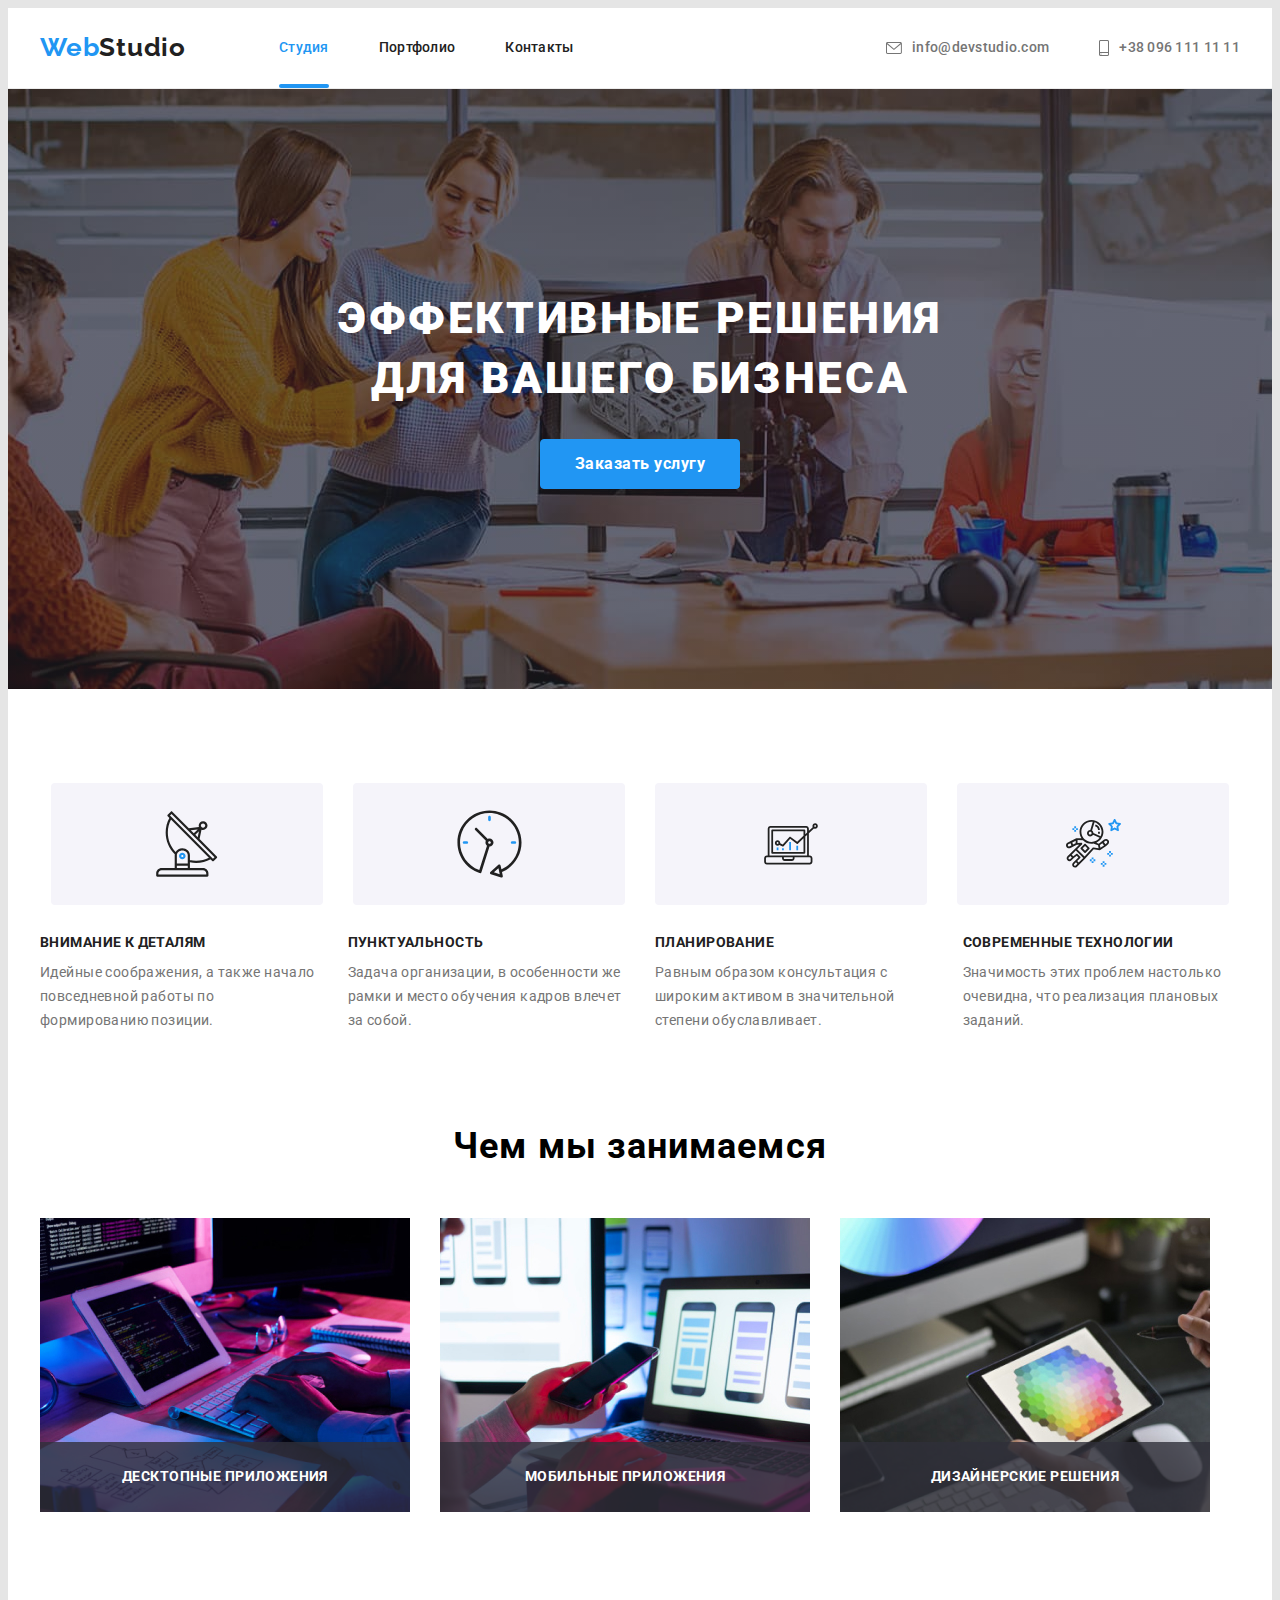
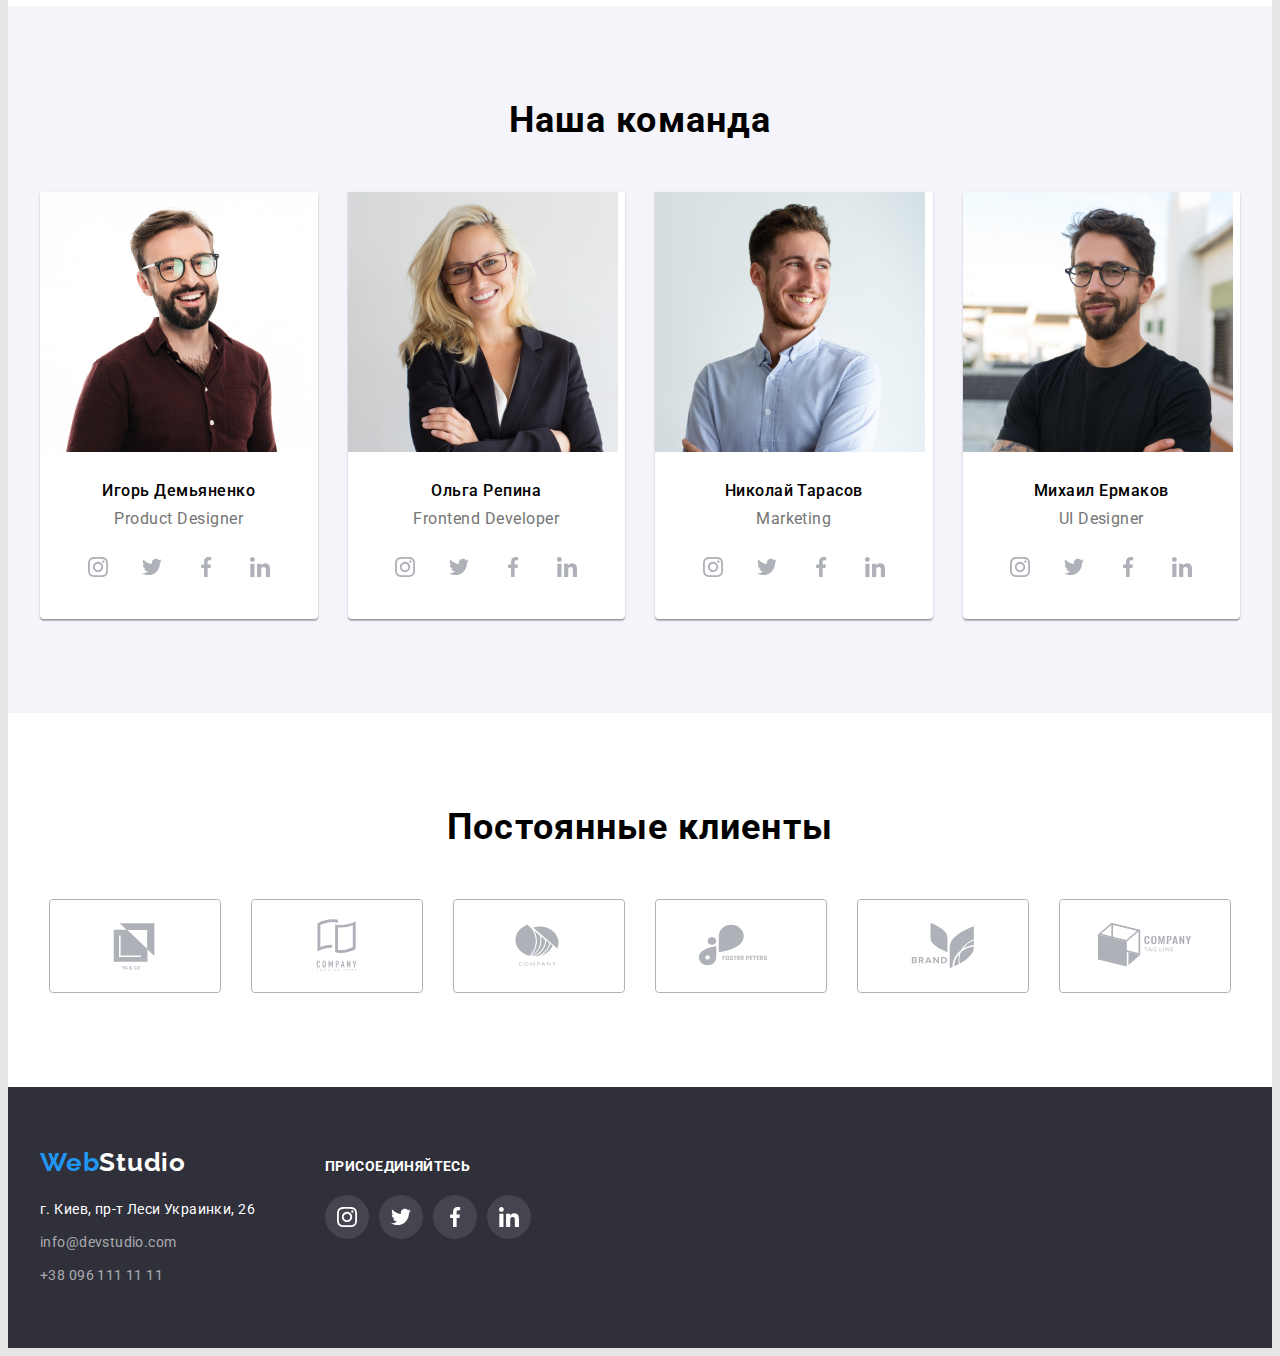
<file: index.html>
<!DOCTYPE html>
<html lang="ru">

<head>
    <meta charset="UTF-8">
    <meta http-equiv="X-UA-Compatible" content="IE=edge">
    <meta name="viewport" content="width=device-width, initial-scale=1.0">
    <title>Webstudio</title>
    <link rel="preconnect" href="https://fonts.googleapis.com">
    <link rel="preconnect" href="https://fonts.gstatic.com" crossorigin>
    <link
        href="https://fonts.googleapis.com/css2?family=Raleway:wght@700&family=Roboto:wght@400;500;700;900&display=swap"
        rel="stylesheet">
    <link rel="stylesheet" href="https://cdnjs.cloudflare.com/ajax/libs/modern-normalize/1.1.0/modern-normalize.min.css"
        integrity="sha512-wpPYUAdjBVSE4KJnH1VR1HeZfpl1ub8YT/NKx4PuQ5NmX2tKuGu6U/JRp5y+Y8XG2tV+wKQpNHVUX03MfMFn9Q=="
        crossorigin="anonymous" referrerpolicy="no-referrer" />
    <link rel="stylesheet" href="./css/styles.css">
</head>

<body>
    <header class="header">
        <div class="container">
            <a class="header-logo link logo-top" href="index.html"><span class="logo-web">Web</span>Studio</a>
            <ul class="header-list list">
                <li class="header-item"><a href="index.html" class="header-link link current">Студия</a></li>
                <li class="header-item"><a href="portfolio.html" class="header-link link">Портфолио</a></li>
                <li class="header-item"><a href="" class="header-link link ">Контакты</a></li>
            </ul>
            <div class="header-connect">
                <nav class="header-nav">
                    <ul class="header-link list">
                        <li class="header-item"><a class="header-mail link" href="mailto:info@devstudio.com"><svg
                                    class="header-icon" width="16" height="12">
                                    <use href="./images/icons.svg#icon-envelope"></use>
                                </svg>info@devstudio.com</a>
                        </li>
                        <li class="header-item"><a class="header-tel link" href="tel:+380961111111"><svg
                                    class="header-icon" width="10" height="16">
                                    <use href="./images/icons.svg#icon-smartphone"></use>
                                </svg>+38 096 111 11
                                11</a>
                        </li>
                    </ul>
                </nav>
            </div>
        </div>
    </header>
    <main>
        <section class="hero">
            <div class="container">
                <h1 class="hero-title">Эффективные решения для вашего бизнеса</h1>
                <button type="button" class="main-button pointer" data-modal-open>Заказать услугу</button>
            </div>
        </section>
        <section class="benefits section">
            <div class="container">
                <h2 class="visually-hidden">Наши преимущества</h2>
                <ul class="benefits-img-list list">
                    <li class="benefits-img-item">
                        <div class="icon-position"><svg class="benefits-icon" width="65.32" height="70">
                                <use href="./images/icons.svg#icon-antenna"></use>
                            </svg></div>
                    </li>
                    <li class="benefits-img-item">
                        <div class="icon-position"><svg class="benefits-icon" width="67" height="70">
                                <use href="./images/icons.svg#icon-clock"></use>
                            </svg></div>
                    </li>
                    <li class="benefits-img-item">
                        <div class="icon-position"><svg class="benefits-icon" width="70" height="53.69">
                                <use href="./images/icons.svg#icon-diagram"></use>
                            </svg></div>
                    </li>
                    <li class="benefits-img-item">
                        <div class="icon-position"><svg class="benefits-icon" width="55" height="60.66">
                                <use href="./images/icons.svg#icon-astronaut"></use>
                            </svg></div>
                    </li>
                </ul>
                <ul class="benefits-list list">
                    <li class="benefits-item">
                        <h3 class="benefits-title">Внимание к деталям</h3>
                        <p class="benefits-text">Идейные соображения, а также начало повседневной работы по формированию
                            позиции.</p>
                    </li>
                    <li class="benefits-item">
                        <h3 class="benefits-title">Пунктуальность</h3>
                        <p class="benefits-text">Задача организации, в особенности же рамки и место обучения кадров
                            влечет за собой.</p>
                    </li>
                    <li class="benefits-item">
                        <h3 class="benefits-title">Планирование</h3>
                        <p class="benefits-text">Равным образом консультация с широким активом в значительной степени
                            обуславливает.</p>
                    </li>
                    <li class="benefits-item">
                        <h3 class="benefits-title">Современные технологии</h3>
                        <p class="benefits-text">Значимость этих проблем настолько очевидна, что реализация плановых
                            заданий.</p>
                    </li>
                </ul>
            </div>
        </section>
        <section class="picture section">
            <div class="container">
                <h2 class="picture-title">Чем мы занимаемся</h2>
                <ul class="picture-list list">
                    <li class="picture-item">
                        <img src="./images/img-1.jpg" alt="печатает на клавиатуре" width="370" height="294" />
                        <p class="picture-text">Десктопные приложения</p>
                    </li>
                    <li class="picture-item">
                        <img src="./images/img-2.jpg" alt="смотрит в смартфон" width="370" height="294" />
                        <p class="picture-text">Мобильные приложения</p>
                    </li>
                    <li class="picture-item">
                        <img src="./images/img-3.jpg" alt="использует планшет" width="370" height="294" />
                        <p class="picture-text">Дизайнерские решения</p>
                    </li>
                </ul>
            </div>
        </section>
        <section class="team section">
            <div class="container">
                <h2 class="team-title">Наша команда</h2>
                <ul class="team-list list">
                    <li class="team-item">
                        <img src="./images/master-1.jpg" alt="Product Designer" width="270" height="260" />
                        <h3 class="team-name">Игорь Демьяненко</h3>
                        <p class="team-text">Product Designer</p>
                        <ul class="team-soc-list list">
                            <li class="team-soc-item"><a href="https://www.instagram.com" class="team-soc-link link">
                                    <svg class="team-soc-icon" width="20" height="20">
                                        <use href="./images/icons.svg#icon-instagram"></use>
                                    </svg>
                                </a></li>
                            <li class="team-soc-item"><a href="https://twitter.com" class="team-soc-link link">
                                    <svg class="team-soc-icon" width="20" height="20">
                                        <use href="./images/icons.svg#icon-twitter"></use>
                                    </svg>
                                </a></li>
                            <li class="team-soc-item"><a href="https://www.facebook.com/" class="team-soc-link link">
                                    <svg class="team-soc-icon" width="20" height="20">
                                        <use href="./images/icons.svg#icon-facebook"></use>
                                    </svg>
                                </a></li>
                            <li class="team-soc-item"><a href="https://www.linkedin.com/" class="team-soc-link link">
                                    <svg class="team-soc-icon" width="20" height="20">
                                        <use href="./images/icons.svg#icon-linkedin"></use>
                                    </svg>
                                </a></li>
                        </ul>
                    </li>
                    <li class="team-item">
                        <img src="./images/master-2.jpg" alt="Frontend Developer" width="270" height="260" />
                        <h3 class="team-name">Ольга Репина</h3>
                        <p class="team-text">Frontend Developer</p>
                        <ul class="team-soc-list list">
                            <li class="team-soc-item"><a href="https://www.instagram.com" class="team-soc-link link">
                                    <svg class="team-soc-icon" width="20" height="20">
                                        <use href="./images/icons.svg#icon-instagram"></use>
                                    </svg>
                                </a></li>
                            <li class="team-soc-item"><a href="https://twitter.com" class="team-soc-link link">
                                    <svg class="team-soc-icon" width="20" height="20">
                                        <use href="./images/icons.svg#icon-twitter"></use>
                                    </svg>
                                </a></li>
                            <li class="team-soc-item"><a href="https://www.facebook.com/" class="team-soc-link link">
                                    <svg class="team-soc-icon" width="20" height="20">
                                        <use href="./images/icons.svg#icon-facebook"></use>
                                    </svg>
                                </a></li>
                            <li class="team-soc-item"><a href="https://www.linkedin.com/" class="team-soc-link link">
                                    <svg class="team-soc-icon" width="20" height="20">
                                        <use href="./images/icons.svg#icon-linkedin"></use>
                                    </svg>
                                </a></li>
                        </ul>
                    </li>
                    <li class="team-item">
                        <img src="./images/master-3.jpg" alt="Marketing" width="270" height="260" />
                        <h3 class="team-name">Николай Тарасов</h3>
                        <p class="team-text">Marketing</p>
                        <ul class="team-soc-list list">
                            <li class="team-soc-item"><a href="https://www.instagram.com" class="team-soc-link link">
                                    <svg class="team-soc-icon" width="20" height="20">
                                        <use href="./images/icons.svg#icon-instagram"></use>
                                    </svg>
                                </a></li>
                            <li class="team-soc-item"><a href="https://twitter.com" class="team-soc-link link">
                                    <svg class="team-soc-icon" width="20" height="20">
                                        <use href="./images/icons.svg#icon-twitter"></use>
                                    </svg>
                                </a></li>
                            <li class="team-soc-item"><a href="https://www.facebook.com/" class="team-soc-link link">
                                    <svg class="team-soc-icon" width="20" height="20">
                                        <use href="./images/icons.svg#icon-facebook"></use>
                                    </svg>
                                </a></li>
                            <li class="team-soc-item"><a href="https://www.linkedin.com/" class="team-soc-link link">
                                    <svg class="team-soc-icon" width="20" height="20">
                                        <use href="./images/icons.svg#icon-linkedin"></use>
                                    </svg>
                                </a></li>
                        </ul>
                    </li>
                    <li class="team-item">
                        <img src="./images/master-4.jpg" alt="UI Designer" width="270" height="260" />
                        <h3 class="team-name">Михаил Ермаков</h3>
                        <p class="team-text">UI Designer</p>
                        <ul class="team-soc-list list">
                            <li class="team-soc-item"><a href="https://www.instagram.com" class="team-soc-link link">
                                    <svg class="team-soc-icon" width="20" height="20">
                                        <use href="./images/icons.svg#icon-instagram"></use>
                                    </svg>
                                </a></li>
                            <li class="team-soc-item"><a href="https://twitter.com" class="team-soc-link link">
                                    <svg class="team-soc-icon" width="20" height="20">
                                        <use href="./images/icons.svg#icon-twitter"></use>
                                    </svg>
                                </a></li>
                            <li class="team-soc-item"><a href="https://www.facebook.com/" class="team-soc-link link">
                                    <svg class="team-soc-icon" width="20" height="20">
                                        <use href="./images/icons.svg#icon-facebook"></use>
                                    </svg>
                                </a></li>
                            <li class="team-soc-item"><a href="https://www.linkedin.com/" class="team-soc-link link">
                                    <svg class="team-soc-icon" width="20" height="20">
                                        <use href="./images/icons.svg#icon-linkedin"></use>
                                    </svg>
                                </a></li>
                        </ul>
                    </li>
                </ul>
            </div>
        </section>
        <section class="clients section">
            <div class="container">
                <h2 class="clients-title">Постоянные клиенты</h2>
                <ul class="clients-list list">
                    <li class="clients-item"><a href="" class="clients-link"><svg class="clients-icon" width="106"
                                height="60">
                                <use href="./images/icons.svg#icon-clients-1"></use>
                            </svg></a></li>
                    <li class="clients-item"><a href="" class="clients-link"><svg class="clients-icon" width="106"
                                height="60">
                                <use href="./images/icons.svg#icon-clients-2"></use>
                            </svg></a></li>
                    <li class="clients-item"><a href="" class="clients-link"><svg class="clients-icon" width="106"
                                height="60">
                                <use href="./images/icons.svg#icon-clients-3"></use>
                            </svg></a></li>
                    <li class="clients-item"><a href="" class="clients-link"><svg class="clients-icon" width="106"
                                height="60">
                                <use href="./images/icons.svg#icon-clients-4"></use>
                            </svg></a></li>
                    <li class="clients-item"><a href="" class="clients-link"><svg class="clients-icon" width="106"
                                height="60">
                                <use href="./images/icons.svg#icon-clients-5"></use>
                            </svg></a></li>
                    <li class="clients-item"><a href="" class="clients-link"><svg class="clients-icon" width="106"
                                height="60">
                                <use href="./images/icons.svg#icon-clients-6"></use>
                            </svg></a></li>
                </ul>
            </div>
        </section>
    </main>
    <footer class="footer">
        <div class="container">
            <div class="footer-content"><a class="footer-logo link logo-bottom" href="index.html"><span
                        class="logo-web">Web</span>Studio</a>
                <address class="footer-adress">
                    <ul class="footer-list list">
                        <li class="footer-link">
                            <a class="footer-location link" href="https://goo.gl/maps/WTRpLGhR1zs4KhXf9" target="_blank"
                                rel="noopener nofollow noreferrer">
                                г. Киев, пр-т Леси Украинки, 26</a>
                        </li>
                        <li class="footer-link">
                            <a class="footer-mail link" href="mailto:info@devstudio.com">info@devstudio.com</a>
                        </li>
                        <li class="footer-link">
                            <a class="footer-tel link" href="tel:+380961111111">+38 096 111 11 11</a>
                        </li>
                    </ul>
                </address>
            </div>
            <div class="footer-soc">
                <strong class="footer-soc-title">присоединяйтесь</strong>
                <ul class="footer-soc-list list">
                    <li class="footer-soc-item"><a href="" class="footer-soc-link"><svg class="footer-soc-icon"
                                width="20" height="20">
                                <use href="./images/icons.svg#icon-instagram"></use>
                            </svg></a></li>
                    <li class="footer-soc-item"><a href="" class="footer-soc-link"><svg class="footer-soc-icon"
                                width="20" height="20">
                                <use href="./images/icons.svg#icon-twitter"></use>
                            </svg></a></li>
                    <li class="footer-soc-item"><a href="" class="footer-soc-link"><svg class="footer-soc-icon"
                                width="20" height="20">
                                <use href="./images/icons.svg#icon-facebook"></use>
                            </svg></a></li>
                    <li class="footer-soc-item"><a href="" class="footer-soc-link"><svg class="footer-soc-icon"
                                width="20" height="20">
                                <use href="./images/icons.svg#icon-linkedin"></use>
                            </svg></a></li>
                </ul>
            </div>
        </div>
    </footer>
    <div class="backdrop is-hidden" data-modal>
        <div class="modal">
            <button type="button" class="modal-exit-btn" data-modal-close><svg class="modal-icon" width="30"
                    height="30">
                    <use href="./images/icons.svg#icon-exit"></use>
                </svg></button>
        </div>
    </div>
    <script src="./js/modal.js"></script>
</body>

</html>
</file>
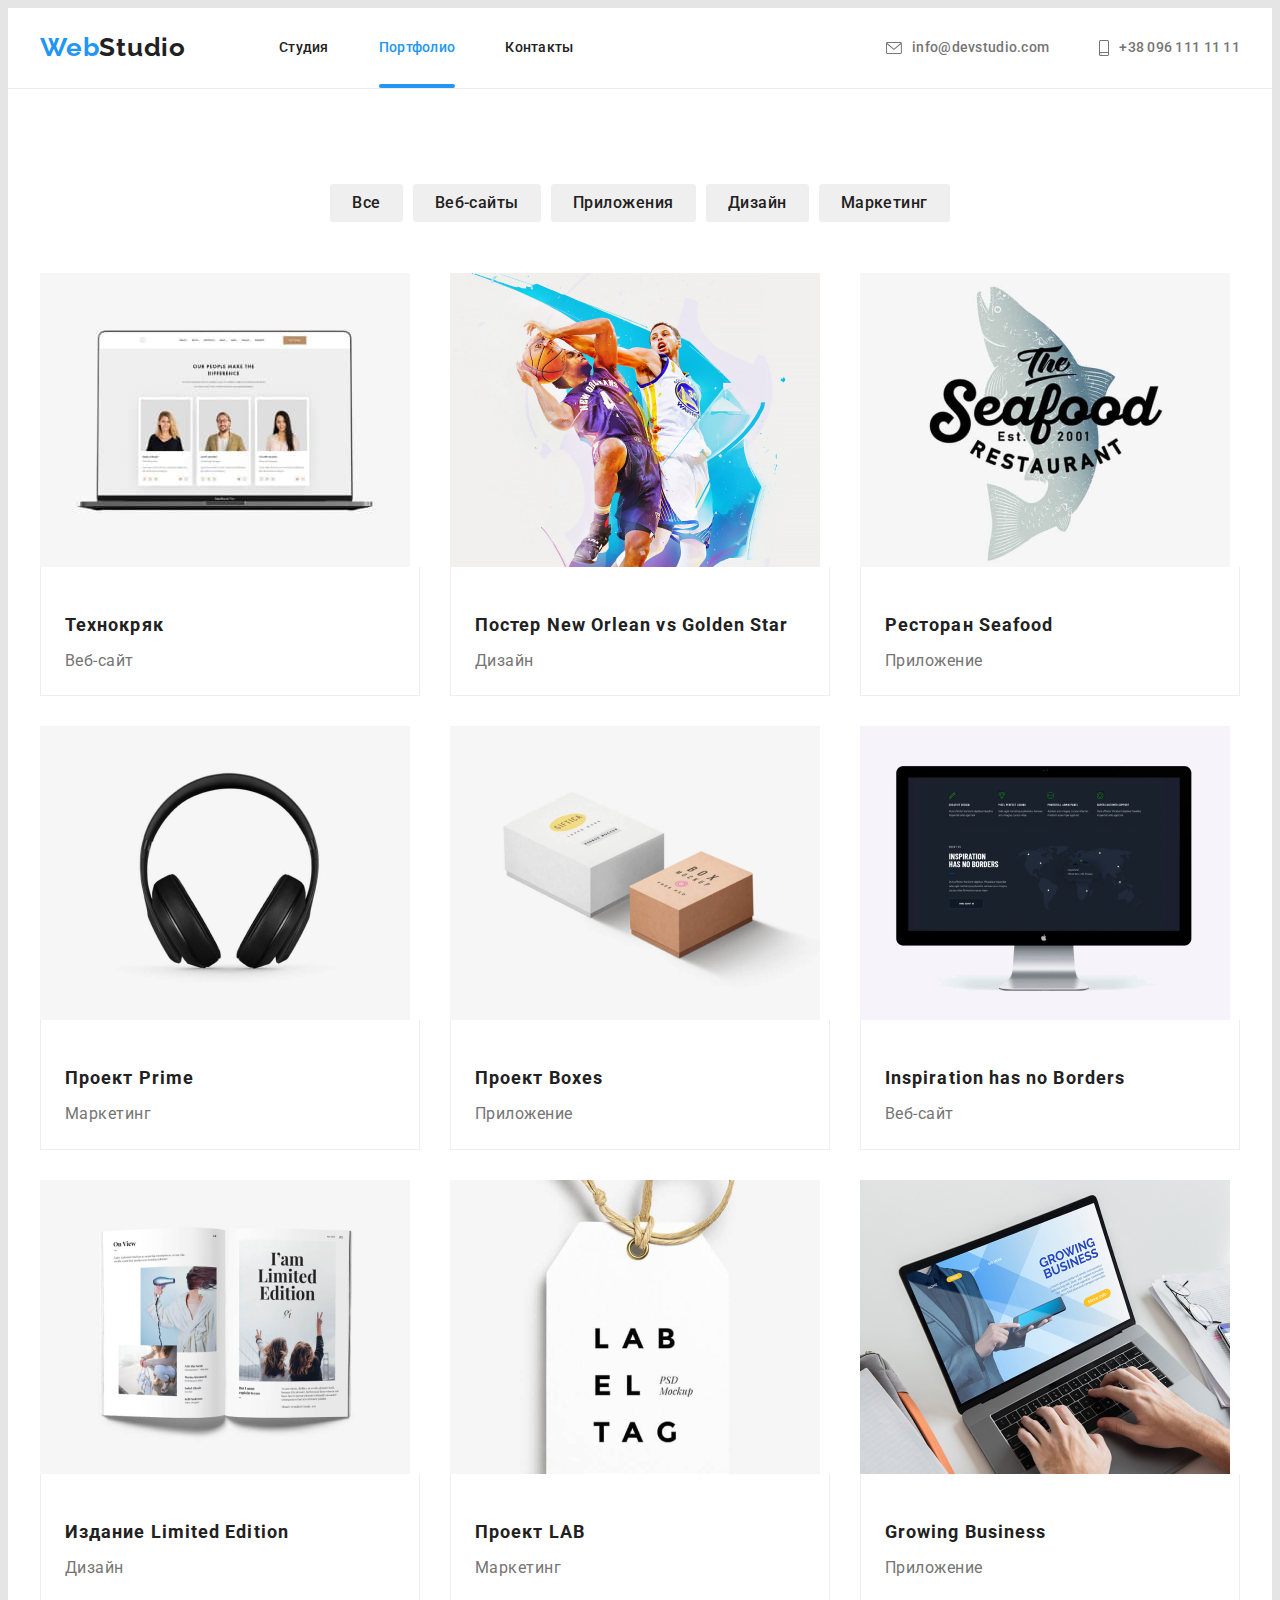
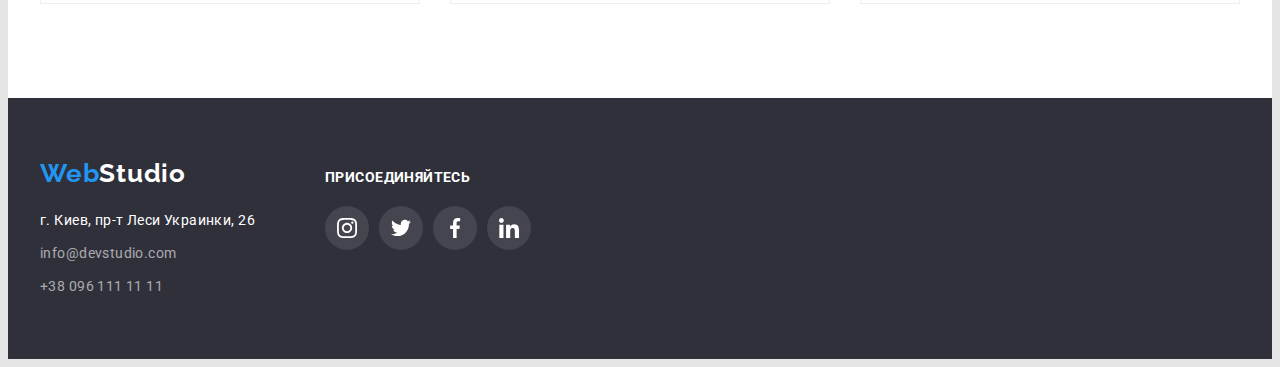
<file: portfolio.html>
<!DOCTYPE html>
<html lang="ru">

<head>
    <meta charset="UTF-8">
    <meta http-equiv="X-UA-Compatible" content="IE=edge">
    <meta name="viewport" content="width=device-width, initial-scale=1.0">
    <title>Portfolio</title>
    <link rel="preconnect" href="https://fonts.googleapis.com">
    <link rel="preconnect" href="https://fonts.gstatic.com" crossorigin>
    <link
        href="https://fonts.googleapis.com/css2?family=Raleway:wght@700&family=Roboto:wght@400;500;700;900&display=swap"
        rel="stylesheet">
    <link rel="stylesheet" href="https://cdnjs.cloudflare.com/ajax/libs/modern-normalize/1.1.0/modern-normalize.min.css"
        integrity="sha512-wpPYUAdjBVSE4KJnH1VR1HeZfpl1ub8YT/NKx4PuQ5NmX2tKuGu6U/JRp5y+Y8XG2tV+wKQpNHVUX03MfMFn9Q=="
        crossorigin="anonymous" referrerpolicy="no-referrer" />
    <link rel="stylesheet" href="./css/styles.css">
</head>

<body>
    <header class="header">
        <div class="container">
            <a class="header-logo link logo-top" href="index.html"><span class="logo-web">Web</span>Studio</a>
            <ul class="header-list list">
                <li class="header-item"><a href="index.html" class="header-link link">Студия</a></li>
                <li class="header-item"><a href="portfolio.html" class="header-link link current">Портфолио</a></li>
                <li class="header-item"><a href="" class="header-link link ">Контакты</a></li>
            </ul>
            <div class="header-connect">
                <nav class="header-nav">
                    <ul class="header-link list">
                        <li class="header-item"><a class="header-mail link" href="mailto:info@devstudio.com"><svg
                                    class="header-icon" width="16" height="12">
                                    <use href="./images/icons.svg#icon-envelope"></use>
                                </svg>info@devstudio.com</a>
                        </li>
                        <li class="header-item"><a class="header-tel link" href="tel:+380961111111"><svg
                                    class="header-icon" width="10" height="16">
                                    <use href="./images/icons.svg#icon-smartphone"></use>
                                </svg>+38 096 111 11
                                11</a>
                        </li>
                    </ul>
                </nav>
            </div>
        </div>
    </header>
    <main>
        <section class="portfolio section">
            <div class="container">
                <h1 class="visually-hidden">Ссылки</h1>
                <ul class="portfolio-list list">
                    <li class="portfolio-btn"><button type="button" class="second-button pointer">Все</button></li>
                    <li class="portfolio-btn"><button type="button" class="second-button pointer">Веб-сайты</button>
                    </li>
                    <li class="portfolio-btn"><button type="button" class="second-button pointer">Приложения</button>
                    </li>
                    <li class="portfolio-btn"><button type="button" class="second-button pointer">Дизайн</button>
                    </li>
                    <li class="portfolio-btn"><button type="button" class="second-button pointer">Маркетинг</button>
                    </li>
                </ul>
                <ul class="portfolio-about-list list">
                    <li class="portfolio-about-item">
                        <a class="portfolio-about-link link" href="">
                            <div class="portfolio-about-wrap"><img src="images/portfolio-img-1.jpg"
                                    alt="Показывает сайт">
                                <p class="portfolio-top-text">Ресурс предлагает комплексные предложения с разным уровнем
                                    функционала и сервисов. Все это позволит посетителю получить
                                    исчерпывающие сведения о компании или частном лице.</p>
                            </div>
                            <div class="portfolio-about-content">
                                <h2 class="portfolio-about-title">Технокряк</h2>
                                <p class="portfolio-about-type">Веб-сайт</p>
                            </div>
                        </a>
                    </li>
                    <li class="portfolio-about-item">
                        <a class="portfolio-about-link link" href="">
                            <div class="portfolio-about-wrap"><img src="images/portfolio-img-2.jpg"
                                    alt="Играют баскетболл">
                                <p class="portfolio-top-text">Ресурс предлагает комплексные предложения с разным уровнем
                                    функционала и сервисов. Все это позволит посетителю получить
                                    исчерпывающие сведения о компании или частном лице.</p>
                            </div>
                            <div class="portfolio-about-content">
                                <h2 class="portfolio-about-title">Постер New Orlean vs Golden Star</h2>
                                <p class="portfolio-about-type">Дизайн</p>
                            </div>
                        </a>
                    </li>
                    <li class="portfolio-about-item">
                        <a class="portfolio-about-link link" href="">
                            <div class="portfolio-about-wrap"><img src="images/portfolio-img-3.jpg" alt="Прыгает рыба">
                                <p class="portfolio-top-text">Ресурс предлагает комплексные предложения с разным уровнем
                                    функционала и сервисов. Все это позволит посетителю получить
                                    исчерпывающие сведения о компании или частном лице.</p>
                            </div>
                            <div class="portfolio-about-content">
                                <h2 class="portfolio-about-title">Ресторан Seafood</h2>
                                <p class="portfolio-about-type">Приложение</p>
                            </div>
                        </a>
                    </li>
                    <li class="portfolio-about-item">
                        <a class="portfolio-about-link link" href="">
                            <div class="portfolio-about-wrap"><img src="images/portfolio-img-4.jpg"
                                    alt="Показывает наушники">
                                <p class="portfolio-top-text">Ресурс предлагает комплексные предложения с разным уровнем
                                    функционала и сервисов. Все это позволит посетителю получить
                                    исчерпывающие сведения о компании или частном лице.</p>
                            </div>
                            <div class="portfolio-about-content">
                                <h2 class="portfolio-about-title">Проект Prime</h2>
                                <p class="portfolio-about-type">Маркетинг</p>
                            </div>
                        </a>
                    </li>
                    <li class="portfolio-about-item">
                        <a class="portfolio-about-link link" href="">
                            <div class="portfolio-about-wrap"><img src="images/portfolio-img-5.jpg"
                                    alt="Показывает коробки">
                                <p class="portfolio-top-text">Ресурс предлагает комплексные предложения с разным уровнем
                                    функционала и сервисов. Все это позволит посетителю получить
                                    исчерпывающие сведения о компании или частном лице.</p>
                            </div>
                            <div class="portfolio-about-content">
                                <h2 class="portfolio-about-title">Проект Boxes</h2>
                                <p class="portfolio-about-type">Приложение</p>
                            </div>
                        </a>
                    </li>
                    <li class="portfolio-about-item">
                        <a class="portfolio-about-link link" href="">
                            <div class="portfolio-about-wrap"><img src="images/portfolio-img-6.jpg"
                                    alt="Показывает сайт">
                                <p class="portfolio-top-text">Ресурс предлагает комплексные предложения с разным уровнем
                                    функционала и сервисов. Все это позволит посетителю получить
                                    исчерпывающие сведения о компании или частном лице.</p>
                            </div>
                            <div class="portfolio-about-content">
                                <h2 class="portfolio-about-title">Inspiration has no Borders</h2>
                                <p class="portfolio-about-type">Веб-сайт</p>
                            </div>
                        </a>
                    </li>
                    <li class="portfolio-about-item">
                        <a class="portfolio-about-link link" href="">
                            <div class="portfolio-about-wrap"><img src="images/portfolio-img-7.jpg"
                                    alt="Открывает книгу">
                                <p class="portfolio-top-text">Ресурс предлагает комплексные предложения с разным уровнем
                                    функционала и сервисов. Все это позволит посетителю получить
                                    исчерпывающие сведения о компании или частном лице.</p>
                            </div>
                            <div class="portfolio-about-content">
                                <h2 class="portfolio-about-title">Издание Limited Edition</h2>
                                <p class="portfolio-about-type">Дизайн</p>
                            </div>
                        </a>
                    </li>
                    <li class="portfolio-about-item">
                        <a class="portfolio-about-link link" href="">
                            <div class="portfolio-about-wrap"><img src="images/portfolio-img-8.jpg"
                                    alt="Показывает этикетку">
                                <p class="portfolio-top-text">Ресурс предлагает комплексные предложения с разным уровнем
                                    функционала и сервисов. Все это позволит посетителю получить
                                    исчерпывающие сведения о компании или частном лице.</p>
                            </div>
                            <div class="portfolio-about-content">
                                <h2 class="portfolio-about-title">Проект LAB</h2>
                                <p class="portfolio-about-type">Маркетинг</p>
                            </div>
                        </a>
                    </li>
                    <li class="portfolio-about-item">
                        <a class="portfolio-about-link link" href="">
                            <div class="portfolio-about-wrap"><img src="images/portfolio-img-9.jpg"
                                    alt="Печатает на ноутбуке">
                                <p class="portfolio-top-text">Ресурс предлагает комплексные предложения с разным уровнем
                                    функционала и сервисов. Все это позволит посетителю получить
                                    исчерпывающие сведения о компании или частном лице.</p>
                            </div>
                            <div class="portfolio-about-content">
                                <h2 class="portfolio-about-title">Growing Business</h2>
                                <p class="portfolio-about-type">Приложение</p>
                            </div>
                        </a>
                    </li>
                </ul>
            </div>
        </section>
    </main>
    <footer class="footer">
        <div class="container">
            <div class="footer-content"><a class="footer-logo link logo-bottom" href="index.html"><span
                        class="logo-web">Web</span>Studio</a>
                <address class="footer-adress">
                    <ul class="footer-list list">
                        <li class="footer-link">
                            <a class="footer-location link" href="https://goo.gl/maps/WTRpLGhR1zs4KhXf9" target="_blank"
                                rel="noopener nofollow noreferrer">
                                г. Киев, пр-т Леси Украинки, 26</a>
                        </li>
                        <li class="footer-link">
                            <a class="footer-mail link" href="mailto:info@devstudio.com">info@devstudio.com</a>
                        </li>
                        <li class="footer-link">
                            <a class="footer-tel link" href="tel:+380961111111">+38 096 111 11 11</a>
                        </li>
                    </ul>
                </address>
            </div>
            <div class="footer-soc">
                <strong class="footer-soc-title">присоединяйтесь</strong>
                <ul class="footer-soc-list list">
                    <li class="footer-soc-item"><a href="" class="footer-soc-link"><svg class="footer-soc-icon"
                                width="20" height="20">
                                <use href="./images/icons.svg#icon-instagram"></use>
                            </svg></a></li>
                    <li class="footer-soc-item"><a href="" class="footer-soc-link"><svg class="footer-soc-icon"
                                width="20" height="20">
                                <use href="./images/icons.svg#icon-twitter"></use>
                            </svg></a></li>
                    <li class="footer-soc-item"><a href="" class="footer-soc-link"><svg class="footer-soc-icon"
                                width="20" height="20">
                                <use href="./images/icons.svg#icon-facebook"></use>
                            </svg></a></li>
                    <li class="footer-soc-item"><a href="" class="footer-soc-link"><svg class="footer-soc-icon"
                                width="20" height="20">
                                <use href="./images/icons.svg#icon-linkedin"></use>
                            </svg></a></li>
                </ul>
            </div>
        </div>
    </footer>
</body>

</html>
</file>
<file: css/styles.css>
:root {
    --main-btn-color: #ffffff;
    --second-btn-color: #212121;
    --about-title-color: #212121;
    --about-title-type-color: #757575;
    --accent-color: #2196F3;
    --benefits-title: #212121;
    --benefits-text: #757575;
    --team-item-text: #757575;
    --link-text: rgba(255, 255, 255, 0.6);
    --background-color: #E5E5E5;
    --background-second-color: #ffffff;
    --background-link-color: #2F303A;
    --border-porfolio: #EEEEEE;
    --hero-gradient-bg: to right,
        rgba(47, 48, 58, 0.4),
        rgba(47, 48, 58, 0.4);
    --team-soc-icon: #AFB1B8;
    --benefits-bg-icon: #F5F4FA;
    --team-bg: #F5F4FA;
    --clients-icon: #AFB1B8;
    --header-icon: #757575;
    --bg-picture-text: rgba(47, 48, 58, 0.8);
    --second-text: #ffffff;
    --bg-portfolio-text: rgba(33, 150, 243, 0.9);
    --backdrop: rgba(0, 0, 0, 0.2);
}

p,
h1,
h2,
h3,
h4,
h5,
h6 {
    margin: 0;
}


ul,
ol {
    margin: 0;
    padding-left: 0;
}

body {
    font-family: "Roboto", sans-serif;
    font-size: 14px;
    letter-spacing: 0.03em;
    background-color: var(--background-color);
}

.container {
    width: 1200px;
    margin: 0 auto;
    padding-left: 15px;
    padding-right: 15px;
}

.list {
    list-style: none;
}

.link {
    text-decoration: none;
}

.header-link.current {
    color: var(--accent-color);
    position: relative;
}

.pointer {
    cursor: pointer;
}

img {
    display: block;
    max-width: 100%;
}

.visually-hidden {
    position: absolute;
    white-space: nowrap;
    width: 1px;
    height: 1px;
    overflow: hidden;
    border: 0;
    padding: 0;
    clip: rect(0 0 0 0);
    clip-path: inset(50%);
    margin: -1px;
}

.logo-top {
    font-family: 'Raleway';
    font-style: normal;
    font-weight: 700;
    font-size: 26px;
    line-height: 1.2;
    letter-spacing: 0.03em;
    color: var(--about-title-color);
}

.logo-bottom {
    font-family: 'Raleway', sans-serif;
    font-style: normal;
    font-weight: 700;
    font-size: 26px;
    line-height: 1.2;
    letter-spacing: 0.03em;
    color: var(--main-btn-color);
}

.logo-web {
    font-family: 'Raleway', sans-serif;
    font-style: normal;
    font-weight: 700;
    font-size: 26px;
    line-height: 1.2;
    letter-spacing: 0.03em;
    color: var(--accent-color);
}

.header-link:hover,
.header-link:focus,
.header-tel:hover,
.header-tel:focus,
.header-mail:hover,
.header-mail:focus,
.footer-location:hover,
.footer-location:focus,
.footer-mail:hover,
.footer-mail:focus,
.footer-tel:hover,
.footer-tel:focus {
    color: var(--accent-color);
    transition: color 250ms cubic-bezier(0.4, 0, 0.2, 1), fill 250ms cubic-bezier(0.4, 0, 0.2, 1);
}

.section {
    padding-top: 94px;
    padding-bottom: 94px;
}

/*--------------------------------------HEADER------------------------------------*/
.header-link.current::after {
    position: absolute;
    content: '';
    bottom: 0;
    width: 100%;
    height: 4px;
    border-radius: 2px;
    background-color: var(--accent-color);
}

.header {
    background-color: var(--background-second-color);
    border-bottom: 1px solid #ECECEC;
}

.header .container {
    display: flex;
    align-items: center;
}

.header-logo {
    margin-right: 93px;
}

.header-list,
.header-link {
    display: flex;
    align-items: center
}

.header-link {
    font-weight: 500;
    line-height: 1.1;
    letter-spacing: 0.02em;
    color: var(--second-btn-color);
    padding: 32px 0;
    transition: color 250ms cubic-bezier(0.4, 0, 0.2, 1), fill 250ms cubic-bezier(0.4, 0, 0.2, 1);
}

.header-mail {
    font-weight: 500;
    line-height: 1.1;
    letter-spacing: 0.02em;
    color: var(--about-title-type-color);
    display: flex;
    align-items: center;
    transition: color 250ms cubic-bezier(0.4, 0, 0.2, 1), fill 250ms cubic-bezier(0.4, 0, 0.2, 1);
}

.header-tel {
    font-weight: 500;
    line-height: 1.1;
    letter-spacing: 0.02em;
    color: var(--about-title-type-color);
    display: flex;
    align-items: center;
    transition: color 250ms cubic-bezier(0.4, 0, 0.2, 1), fill 250ms cubic-bezier(0.4, 0, 0.2, 1);
}

.header-connect {
    margin-left: auto;
}

.header-item:not(:last-child) {
    margin-right: 50px;
}

.header-icon {
    margin-right: 10px;
    display: block;
    fill: var(--header-icon);
}

.header-mail:hover .header-icon,
.header-mail:focus .header-icon {
    fill: var(--accent-color);
    transition: color 250ms cubic-bezier(0.4, 0, 0.2, 1), fill 250ms cubic-bezier(0.4, 0, 0.2, 1);
}

.header-tel:hover .header-icon,
.header-tel:focus .header-icon {
    fill: var(--accent-color);
    transition: color 250ms cubic-bezier(0.4, 0, 0.2, 1), fill 250ms cubic-bezier(0.4, 0, 0.2, 1);
}

/*--------------------------------------BUTTON------------------------------------*/
.main-button:hover .main-button:focus {
    color: var(--second-btn-color);
}

.second-button:hover,
.second-button:focus {
    color: var(--main-btn-color);
    background-color: var(--accent-color);
    border: 1px solid var(--main-btn-color);
    border-radius: 4px;
}



.main-button {
    text-decoration: none;
    font-family: inherit;
    font-weight: 700;
    font-size: 16px;
    line-height: 1.6;
    letter-spacing: 0.03em;
    color: var(--main-btn-color);
    background-color: var(--accent-color);
    min-width: 200px;
    height: 50px;
    border: 1px solid var(--accent-color);
    border-radius: 4px;
    margin: auto;
    display: block;
    margin-top: 30px;
}

.second-button {
    text-decoration: none;
    font-family: inherit;
    font-style: normal;
    font-weight: 500;
    font-size: 16px;
    line-height: 1.6;
    letter-spacing: 0.03em;
    color: var(--second-btn-color);
    border: 1px solid var(--main-btn-color);
    border-radius: 4px;
    padding: 6px 22px;
    text-align: center;
}

.portfolio-btn:hover,
.portfolio-btn:focus {
    box-shadow: 0px 3px 1px rgba(0, 0, 0, 0.1),
        0px 1px 2px rgba(0, 0, 0, 0.08),
        0px 2px 2px rgba(0, 0, 0, 0.12);
    border-color: var(--accent-color);
    transition: border-color 250ms cubic-bezier(0.4, 0, 0.2, 1), fill 250ms cubic-bezier(0.4, 0, 0.2, 1);
}

.portfolio-btn {
    border-radius: 4px;
    border-color: var(--main-btn-color);
    transition: border-color 250ms cubic-bezier(0.4, 0, 0.2, 1), fill 250ms cubic-bezier(0.4, 0, 0.2, 1);
}

.portfolio-btn:hover .second-button:hover,
.portfolio-btn:focus .second-button:focus {
    border-color: var(--accent-color);
    transition: border-color 250ms cubic-bezier(0.4, 0, 0.2, 1), fill 250ms cubic-bezier(0.4, 0, 0.2, 1);

}

/*--------------------------------------HERO------------------------------------*/


.hero {
    max-width: 1600px;
    color: var(--main-btn-color);
    background-color: var(--background-link-color);
    background-image: linear-gradient(var(--hero-gradient-bg)), url(../images/hero-bg.jpg);
    background-repeat: no-repeat;
    background-position: center;
    background-size: cover;
    padding-top: 200px;
    padding-bottom: 200px;
    margin: 0 auto;
}

.hero-title {
    font-weight: 900;
    font-size: 44px;
    line-height: 1.36;
    text-align: center;
    letter-spacing: 0.06em;
    text-transform: uppercase;
    width: 696px;
    margin: 0 auto;
}

/*---------------------------------PORTFOLIO-----------------------------------*/
.portfolio {
    background-color: var(--background-second-color)
}

.portfolio-about-title {
    font-weight: 700;
    font-size: 18px;
    line-height: 2;
    letter-spacing: 0.06em;
    color: var(--about-title-color);
    margin-bottom: 4px;
    margin-top: 20px;
}

.portfolio-about-type {
    font-size: 16px;
    line-height: 1.8;
    letter-spacing: 0.03em;
    color: var(--about-title-type-color);
}

.portfolio-list {
    display: flex;
    justify-content: center;
    margin-bottom: 50px;
}

.portfolio-btn {
    margin-right: 8px;
}

.portfolio-btn:last-child {
    margin-right: 0;
}

.portfolio-about-list {
    display: flex;
    flex-wrap: wrap;
    margin-right: -30px;
    margin-bottom: -30px;
}

.portfolio-top-text {
    font-style: normal;
    font-weight: 400;
    font-size: 18px;
    line-height: 1.55;
    letter-spacing: 0.03em;
    color: var(--second-text);
    background-color: var(--bg-portfolio-text);
    position: absolute;
    top: 0;
    line-height: 1.5;
    padding: 63px 24px;
    height: 100%;
    transform: translateY(100%);
    transition: transform 250ms cubic-bezier(0.4,
            0,
            0.2,
            1);
}

.portfolio-about-wrap {
    position: relative;
    overflow: hidden;
}

.portfolio-about-item:hover .portfolio-top-text {
    transform: translateY(0);
}

.portfolio-about-list>.portfolio-about-item {
    flex-basis: calc(100% / 3 - 30px);
    margin-right: 30px;
    margin-bottom: 30px;
}

.portfolio-about-content {
    border: 1px solid var(--border-porfolio);
    border-right: 1px solid var(--border-porfolio);
    border-left: 1px solid var(--border-porfolio);
    border-bottom: 1px solid var(--border-porfolio);
    border-top: 0px;
    padding: 20px 24px 20px 24px;
}

.portfolio-about-link:hover,
.portfolio-about-link:focus {
    box-shadow: 0px 1px 1px rgba(0, 0, 0, 0.12), 0px 4px 4px rgba(0, 0, 0, 0.06), 1px 4px 6px rgba(0, 0, 0, 0.16);
}

.portfolio-about-link {
    display: block;
}

/*---------------------------------BENEFITS------------------------------------*/
.benefits {
    background-color: var(--background-second-color);
}

.benefits-list {
    display: flex;
    margin-right: -30px;
}

.benefits-title {
    font-weight: 700;
    font-size: 14px;
    line-height: 1.1;
    letter-spacing: 0.03em;
    text-transform: uppercase;
    color: var(--benefits-title);
    margin-bottom: 10px;
}

.benefits-text {
    font-weight: 400;
    line-height: 24px;
    letter-spacing: 0.03em;
    color: var(--benefits-text);
}

.benefits-item {
    flex-basis: calc(100% / 4 - 30px);
    margin-right: 30px;
}

.benefits-item:last-child {
    margin-right: 0px;
}

.benefits-img-list {
    display: flex;
    justify-content: center;
    align-items: center;
}

.benefits-img-item {
    width: 270px;
    height: 120px;
    border-radius: 4px;
    border: 1px solid transparent;
    margin-right: 30px;
    margin-bottom: 30px;
    background-color: var(--benefits-bg-icon);
}

.benefits-img-item:last-child {
    margin-right: 0;
}

.icon-position {
    display: flex;
    justify-content: center;
    align-items: center;
    height: 120px;
}

/*---------------------------------PICTURE-------------------------------------*/
.picture {
    background-color: var(--background-second-color);
    padding-top: 0;
}

.picture-list {
    display: flex;
}

.picture-text {
    position: absolute;
    color: var(--second-text);
    background-color: var(--bg-picture-text);
    line-height: 1.5;
    bottom: 0;
    width: 370px;
    height: 70px;
    font-weight: 700;
    font-size: 14px;
    line-height: 1.14;
    letter-spacing: 0.03em;
    text-transform: uppercase;
    display: flex;
    justify-content: center;
    align-items: center;
}

.picture-item {
    position: relative;
}

.picture-title {
    font-weight: 700;
    font-size: 36px;
    line-height: 1.16;
    text-align: center;
    letter-spacing: 0.03em;
    margin-bottom: 50px;
}

.picture-item+.picture-item {
    margin-left: 30px;
}

/*---------------------------------TEAM-------------------------------------*/
.team {
    background-color: var(--team-bg);
}

.team-title {
    font-weight: 700;
    font-size: 36px;
    line-height: 1.16;
    text-align: center;
    letter-spacing: 0.03em;
    margin-bottom: 50px;
}

.team-name {
    font-weight: 500;
    font-size: 16px;
    line-height: 1.18;
    text-align: center;
    letter-spacing: 0.03em;
    margin-top: 30px;
    margin-bottom: 10px;
}

.team-text {
    font-weight: 400;
    font-size: 16px;
    line-height: 1.18;
    text-align: center;
    letter-spacing: 0.03em;
    color: var(--team-item-text);
    margin-bottom: 16px;
}

.team-list {
    display: flex;
    margin-right: -30px;
}

.team-item {
    flex-basis: calc(100% / 4 - 30px);
    margin-right: 30px;
    background: var(--background-second-color);
    border: 0px solid var(--border-porfolio);
    border-radius: 0px 0px 4px 4px;
    box-shadow: 0px 1px 3px rgba(0, 0, 0, 0.12), 0px 1px 1px rgba(0, 0, 0, 0.14), 0px 2px 1px rgba(0, 0, 0, 0.2);
}

.team-item:last-child {
    margin-right: 0px;
}

.team-soc-item {
    width: 44px;
    height: 44px;
    margin-right: 10px;
}

.team-soc-item:last-child {
    margin-right: 0px;
}

.team-soc-link {
    width: 100%;
    height: 100%;
    background-color: var(--main-btn-color);
    border-radius: 50%;
    display: flex;
    align-items: center;
    justify-content: center;
    transition: background-color 250ms cubic-bezier(0.4, 0, 0.2, 1), fill 250ms cubic-bezier(0.4, 0, 0.2, 1);
}

.team-soc-list {
    display: flex;
    justify-content: center;
    margin-bottom: 30px;
}

.team-soc-icon {
    fill: var(--team-soc-icon)
}

.team-soc-link:hover,
.team-soc-link:focus {
    background-color: var(--accent-color);
    transition: background-color 250ms cubic-bezier(0.4, 0, 0.2, 1), fill 250ms cubic-bezier(0.4, 0, 0.2, 1);
}

.team-soc-link:hover .team-soc-icon,
.team-soc-link:focus .team-soc-icon {
    fill: var(--main-btn-color);
    transition: background-color 250ms cubic-bezier(0.4, 0, 0.2, 1), fill 250ms cubic-bezier(0.4, 0, 0.2, 1);
}

/*--------------------------------------CLIENTS-----------------------------------*/
.clients {
    background-color: var(--background-second-color);
    padding-top: 94px;
    padding-bottom: 94px;
}

.clients-title {
    font-weight: 700;
    font-size: 36px;
    line-height: 1.16;
    text-align: center;
    letter-spacing: 0.03em;
}

.clients-link {
    width: 100%;
    height: 100%;
    background-color: var(--background-second-color);
    border-radius: 4px;
    display: flex;
    align-items: center;
    justify-content: center;
    transition: background-color 250ms cubic-bezier(0.4, 0, 0.2, 1), fill 250ms cubic-bezier(0.4, 0, 0.2, 1);
}

.clients-list {
    display: flex;
    justify-content: center;
    align-items: center;
    margin-top: 50px;
}

.clients-item {
    margin-right: 30px;
    width: 170px;
    height: 92px;
    border: 1px solid var(--clients-icon);
    border-radius: 4px;
}

.clients-item:last-child {
    margin-right: 0;
}

.clients-icon {
    fill: var(--clients-icon)
}

.clients-link:hover,
.clients-link:focus {
    background-color: var(--background-second-color);
    transition: background-color 250ms cubic-bezier(0.4, 0, 0.2, 1), fill 250ms cubic-bezier(0.4, 0, 0.2, 1);
}

.clients-item:hover,
.clients-item:focus {
    border-color: var(--accent-color);
    transition: border-color 250ms cubic-bezier(0.4, 0, 0.2, 1), fill 250ms cubic-bezier(0.4, 0, 0.2, 1);
}

.clients-item:hover .clients-icon,
.clients-item:focus .clients-icon {
    fill: var(--accent-color);
    transition: background-color 250ms cubic-bezier(0.4, 0, 0.2, 1), fill 250ms cubic-bezier(0.4, 0, 0.2, 1);
}

/*--------------------------------------FOOTER------------------------------------*/
.footer {
    background-color: var(--background-link-color);
    padding-top: 60px;
    padding-bottom: 60px;
}

.footer>.container {
    display: flex;
    align-items: baseline;
}

.footer-content {
    max-width: 376px;
    min-height: 112px;
    margin-right: 70px;
}

.footer-adress {
    margin-top: 20px;
}

.footer-link {
    font-style: normal;
    margin-bottom: 9px;
}

.footer-link:last-child {
    margin-bottom: 0px;
}

.footer-location {
    line-height: 1.7;
    letter-spacing: 0.03em;
    color: var(--main-btn-color);
    margin-top: 20px;
}

.footer-mail,
.footer-tel {
    line-height: 1.7;
    letter-spacing: 0.03em;
    color: var(--link-text)
}

.footer-soc-title {
    font-weight: 700;
    font-size: 14px;
    line-height: 1.14;
    letter-spacing: 0.03em;
    text-transform: uppercase;
    color: var(--main-btn-color);
}

.footer-soc-item {
    width: 44px;
    height: 44px;
    margin-right: 10px;
}

.footer-soc-item:last-child {
    margin-right: 0px;
}

.footer-soc-link {
    width: 100%;
    height: 100%;
    background-color: rgba(255, 255, 255, 0.1);
    border-radius: 50%;
    display: flex;
    align-items: center;
    justify-content: center;
    color: var(--main-btn-color);
    transition: background-color 250ms cubic-bezier(0.4, 0, 0.2, 1), fill 250ms cubic-bezier(0.4, 0, 0.2, 1);
}

.footer-soc-list {
    display: flex;
    justify-content: center;
    margin-top: 20px;
}

.footer-soc-icon {
    fill: var(--main-btn-color);
}

.footer-soc-link:hover,
.footer-soc-link:focus {
    background-color: var(--accent-color);
    transition: background-color 250ms cubic-bezier(0.4, 0, 0.2, 1), fill 250ms cubic-bezier(0.4, 0, 0.2, 1);
}

/*--------------------------------------MODAL------------------------------------*/
.backdrop {
    position: fixed;
    top: 0;
    width: 100%;
    height: 100%;
    background-color: var(--backdrop);
}

.modal {
    position: absolute;
    width: 528px;
    height: 581px;
    background-color: var(--background-second-color);
    top: 50%;
    left: 50%;
    transform: translate(-50%, -50%) translateX(0px);
    box-shadow: 0px 1px 3px rgba(0, 0, 0, 0.12), 0px 1px 1px rgba(0, 0, 0, 0.14), 0px 2px 1px rgba(0, 0, 0, 0.2);
    border-radius: 4px;
    opacity: 1;
    transition: transform 250ms, opacity 250ms cubic-bezier(0.4,
            0,
            0.2,
            1);
    ;
}

.modal-exit-btn {
    border: 1px solid var(--main-btn-color);
    border-radius: 50%;
    background-color: transparent;
    position: absolute;
    top: 8px;
    right: 8px;
}

.is-hidden {
    visibility: hidden;
    opacity: 0;
    pointer-events: none;
}

.backdrop.is-hidden .modal {
    transform: translate(-50%, -50%) translateY(-200px);
}
</file>
